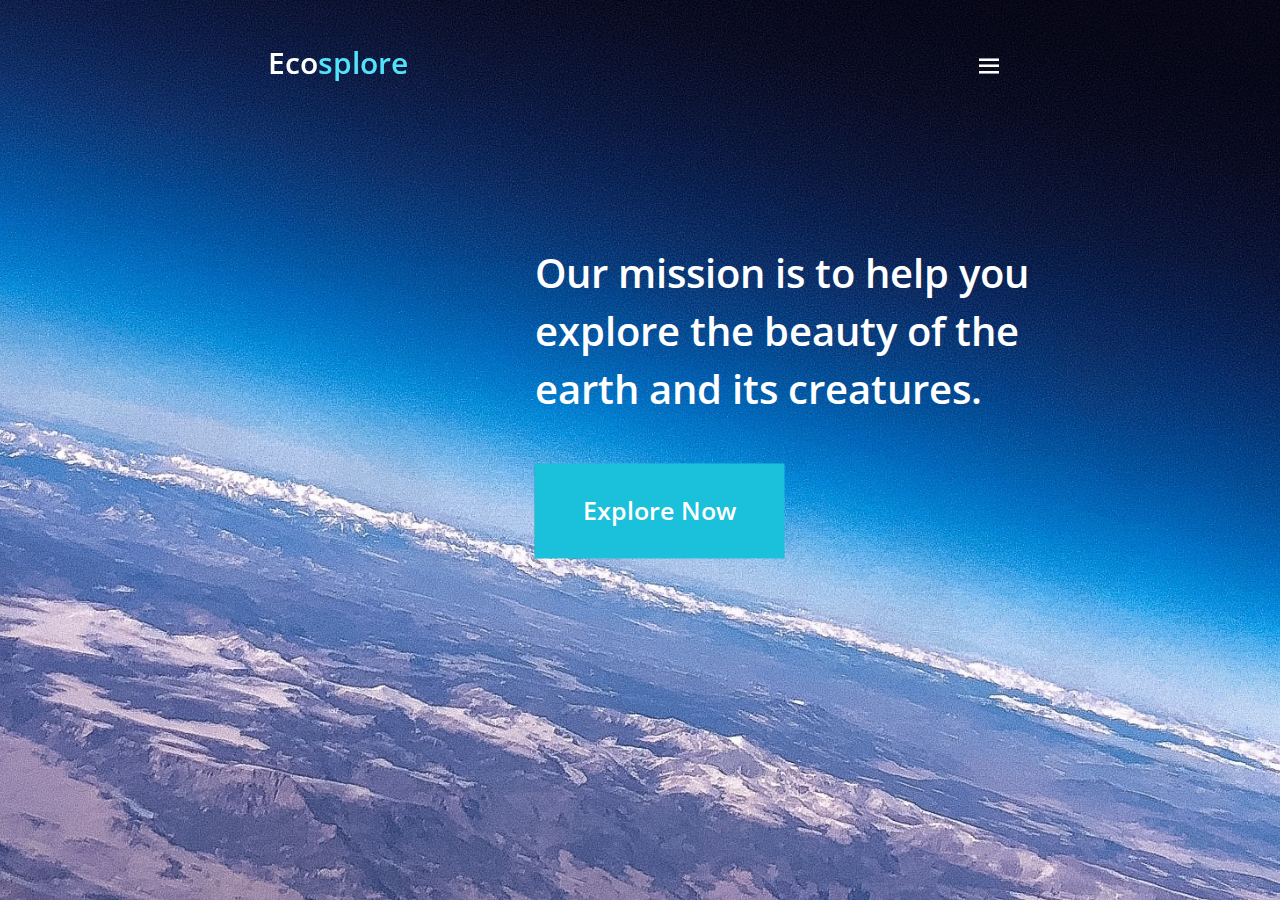
<file: about/index.html>
<!DOCTYPE html>
<html lang="en">
<head>

	<meta charset="UTF-8">
	<meta http-equiv="X-UA-Compatible" content="IE=edge">
	<meta name="viewport" content="width=device-width, initial-scale=1.0">
    
    <!-- CSS -->
	<link rel="stylesheet" href="../css/aboutPage.css">

    <!-- JS -->
	<script src="../js/menu.js" defer></script>
    <script src="../js/aboutPageRedirect.js" defer></script>

    <!-- BOX ICONS -->
    <link rel="stylesheet" href="https://cdn.jsdelivr.net/npm/boxicons@latest/css/boxicons.min.css">


	<title>Ecosplore | About</title>

</head>
<body>
    <img id="about-page-background" src="../img/about_img/earth_background.png" alt="Refresh Page">
    <!-- Navbar -->
    <header class="nav-header">
        <nav class="navbar" id="home-navbar">

            <!-- Normal Navbar -->
            <a id="home-link" class="logo" href="#">Eco<span id="io">splore</span></a>
            <div class="navbar-container">
                <a href="#" class="navbar-link">About</a>
                <a href="#ecosystem" class="navbar-link planets-link">Ecosystem</a>
				<a href="#underwater" class="navbar-link planets-link">underwater</a>
                <a href="#planets" class="navbar-link game-link">planets</a>
                <a href="#news" class="navbar-link news-link">News</a>
                <a href="#contact" class="navbar-link contact-link">Contact</a>
            </div>

            <!-- Menu Icon -->
            <div class="menu-toggle-icon" id="menu-toggle">
                <i class='bx bx-menu'></i>
            </div>

            <!-- Menu Box for Responsiveness-->
            <div id="menu-container" class="menu-box">
                <a href="#" class="menu-link add-margin-menu"><i class='bx bx-id-card'></i>About</a>
                <a href="#ecosystem" class="menu-link planets-link"><i class='bx bxs-planet' ></i>Ecosystem</a>
                <a href="#underwater" class="menu-link game-link"><i class='bx bxs-game' ></i>underwater</a>
				<a href="#planets" class="menu-link game-link"><i class='bx bxs-game' ></i>Planets</a>
                <a href="#news" class="menu-link news-link"><i class='bx bxs-news' ></i>News</a>
                <a href="#contact" class="menu-link contact-link"><i class='bx bxs-contact' ></i>Contact</a>
            </div>
        </nav>
    </header>

    <div id="text-container">
        <p class="main-text">
            Our mission is to help you
        </p>
        <p class="main-text">
            explore the beauty of the
        </p>
        <p class="main-text">
            earth and its creatures.
        </p>

        <button id="explore-now-btn">Explore Now</button>
    </div>


    <!-- Text for Small Screens -->
    <p id="hidden-small-screen-text">
        This website doesn't support mobile devices with small screens.
    </p> 


</body>
</html>
</file>
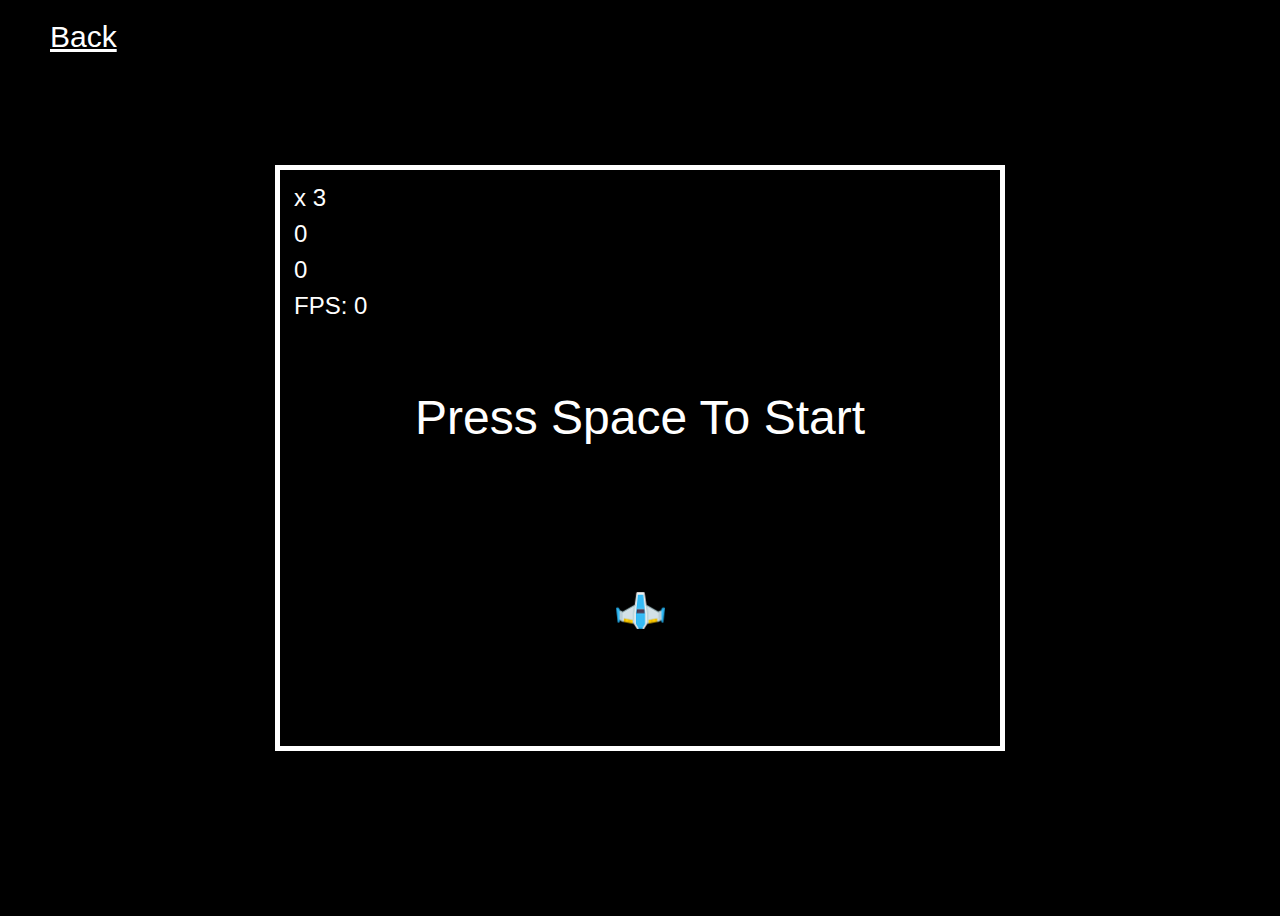
<file: game/index.html>
<!DOCTYPE html>
<html lang="en">
<head>
    <meta charset="UTF-8">
    <meta http-equiv="X-UA-Compatible" content="IE=edge">
    <meta name="viewport" content="width=device-width, initial-scale=1.0">

    <!-- CSS -->
    <link rel="stylesheet" href="css/styles.css">

    <!-- JS -->
    <script src="js/jquery-3.3.1.min.js"></script>
    <script src="js/defs.js" defer></script>
    <script src="js/Sounds.js" defer></script>
    <script src="js/Size.js" defer></script>
    <script src="js/Point.js" defer></script>
    <script src="js/Rect.js" defer></script>
    <script src="js/Waypoint.js" defer></script>
    <script src="js/Stars.js" defer></script>
    <script src="js/Sprite.js" defer></script>
    <script src="js/Explosion.js" defer></script>
    <script src="js/bullet.js" defer></script>
    <script src="js/Enemy.js" defer></script>
    <script src="js/Player.js" defer></script>
    <script src="js/main.js" defer></script>
    <script src="js/back.js" defer></script>

    <title>Game</title>
</head>
<body>
    <a href="../index.html" id="back" >Back</a>

    <div id="playWindow">
        <div id="playArea">
            <div id="scoreContainer">
                <div class="score" id="lives"></div>
                <div class="score" id="score"></div>
                <div class="score" id="highScore"></div>
                <div class="score" id="divFPS">FPS: 0</div>
            </div>
            <div id="messageContainer"></div>
        </div>
    </div>

</body>
</html>
</file>
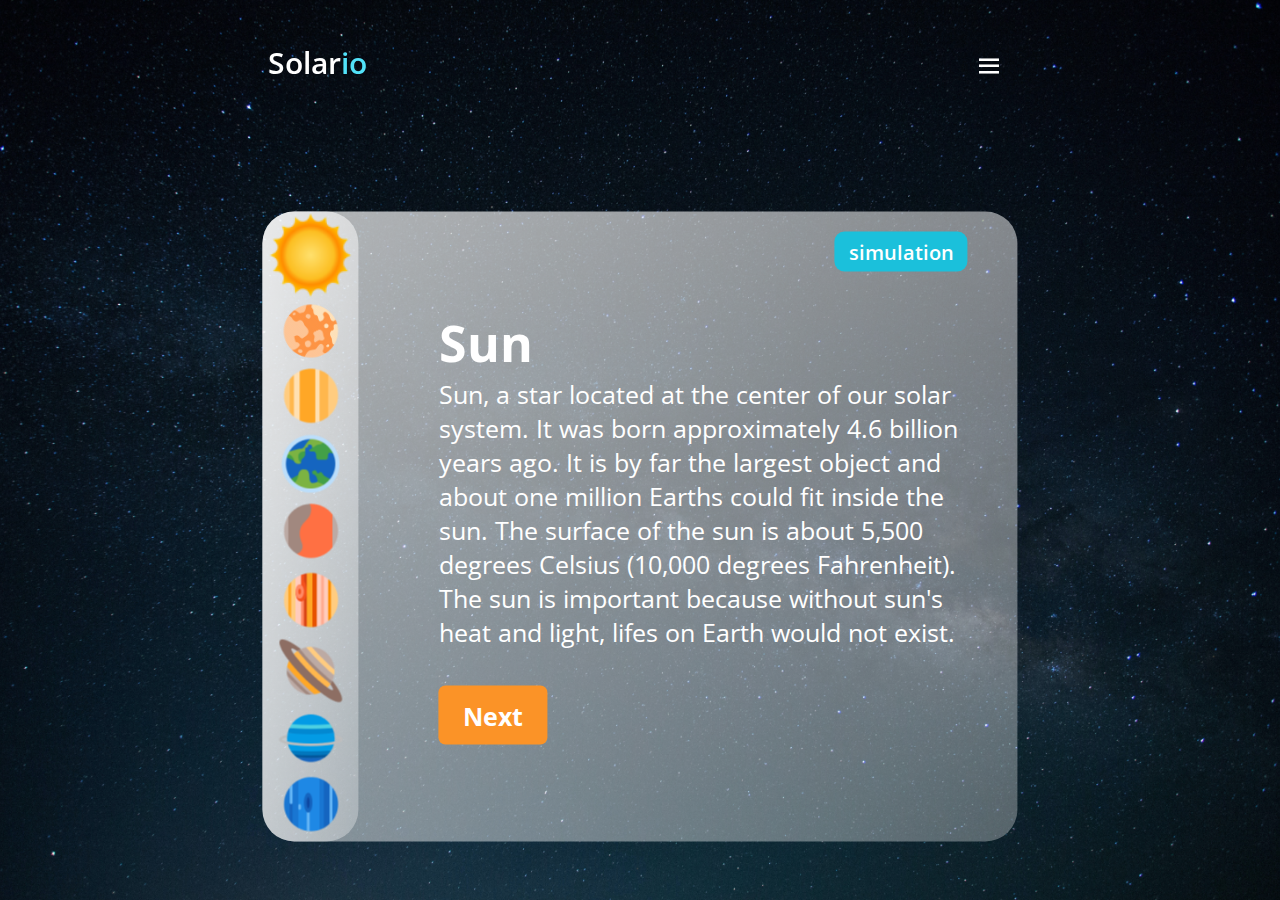
<file: planets/index.html>
<!DOCTYPE html>
<html lang="en">
<head>
	<meta charset="UTF-8">
	<meta http-equiv="X-UA-Compatible" content="IE=edge">
	<meta name="viewport" content="width=device-width, initial-scale=1.0">
	
	<!-- CSS -->
	<link rel="stylesheet" href="css/style.css">

	<!-- JS -->
    <script src="js/data.js" defer></script>
	<script src="js/planets.js" defer></script>
	<script src="../js/menu.js" defer></script>
	<script src="js/redirect.js" defer></script>

    <!-- BOX ICONS -->
    <link rel="stylesheet" href="https://cdn.jsdelivr.net/npm/boxicons@latest/css/boxicons.min.css">

	<title>Planets</title>
</head>
<body>
	<!-- Background -->
	<img id="background-img" src="img/space_background.png" alt="Refresh Page">

	<!-- Navbar -->
    <header class="nav-header">
        <nav class="navbar" id="home-navbar">

            <!-- Normal Navbar -->
            <a id="home-link" class="logo" href="#home">Solar<span id="io">io</span></a>
            <div class="navbar-container">
                <a href="#about" class="navbar-link about-page-link">About</a>
                <a href="#" class="navbar-link">Planets</a>
                <a href="#games" class="navbar-link game-page-link">Games</a>
                <a href="https://space.com" class="navbar-link">News</a>
                <a href="#contact" class="navbar-link contact-page-link">Contact</a>
            </div>

            <!-- Menu Icon -->
            <div class="menu-toggle-icon" id="menu-toggle">
                <i class='bx bx-menu'></i>
            </div>

            <!-- Menu Box for Responsiveness-->
            <div id="menu-container" class="menu-box">
                <a href="#about" class="menu-link add-margin-menu about-page-link"><i class='bx bx-id-card'></i>About</a>
                <a href="#planets" class="menu-link"><i class='bx bxs-planet' ></i>Planets</a>
                <a href="#games" class="menu-link game-page-link"><i class='bx bxs-game' ></i>Games</a>
                <a href="https://space.com" class="menu-link"><i class='bx bxs-news' ></i>News</a>
                <a href="#contact" class="menu-link contact-page-link"><i class='bx bxs-contact' ></i>Contact</a>
            </div>
        </nav>
    </header>

    <div id="main-container">

        <main id="main-content-box">
            <div id="planets-navbar">
                <div class="planets-icon-container viewing">
                    <img id="sun-icon" class="planets-icon" src="img/planets_icons/sun.png" alt="Refresh Page">
                </div>
                <div class="planets-icon-container">
                    <img id="mercury-icon" class="planets-icon" src="img/planets_icons/mercury.png" alt="Refresh Page" width="55" height="55">
                </div>
                <div class="planets-icon-container">
                    <img id="venus-icon" class="planets-icon" src="img/planets_icons/venus.png" alt="Refresh Page">
                </div class="planets-icon-container">
                <div class="planets-icon-container">
                    <img id="earth-icon" class="planets-icon" src="img/planets_icons/earth.png" alt="Refresh Page">
                </div>
                <div class="planets-icon-container">
                    <img id="mars-icon" class="planets-icon" src="img/planets_icons/mars.png" alt="Refresh Page">
                </div>
                <div class="planets-icon-container">
                    <img id="jupiter-icon" class="planets-icon" src="img/planets_icons/jupiter.png" alt="Refresh Page">
                </div>
                <div class="planets-icon-container">
                    <img id="saturn-icon" class="planets-icon" src="img/planets_icons/saturn.png" alt="Refresh Page">
                </div>
                <div class="planets-icon-container">
                    <img id="uranus-icon" class="planets-icon" src="img/planets_icons/uranus.png" alt="Refresh Page">
                </div>
                <div class="planets-icon-container">
                    <img id="neptune-icon" class="planets-icon" src="img/planets_icons/neptune.png" alt="Refresh Page">
                </div>
            </div>
            <div id="planets-content-box">
                <button id="simulation-btn">simulation</button>
                <div id="text-container">
                    <h1 id="planet-name">Sun</h1>
                    <p id="planet-information">
                        Sun, a star located at the center of our solar system. It was born approximately 4.6 billion years ago. It is by far the largest object and about one million Earths could fit inside the sun. The surface of the sun is about 5,500 degrees Celsius (10,000 degrees Fahrenheit). The sun is important because without sun's heat and light, lifes on Earth would not exist. 
                    </p>
                    <button class="ctrl-btn" id="back-btn">Back</button>
                    <button class="ctrl-btn" id="next-btn">Next</button>
                </div>
                <div id="img-container">
                    <img id="planet-img" src="img/planets_imgs/sun.png" alt="Refresh Page">
                </div>
            </div>
        </main>

    </div>

    <!-- Text for Small Screens -->
    <p id="hidden-small-screen-text">
        This website doesn't support mobile devices with small screens.
    </p> 

</body>
</html>
</file>
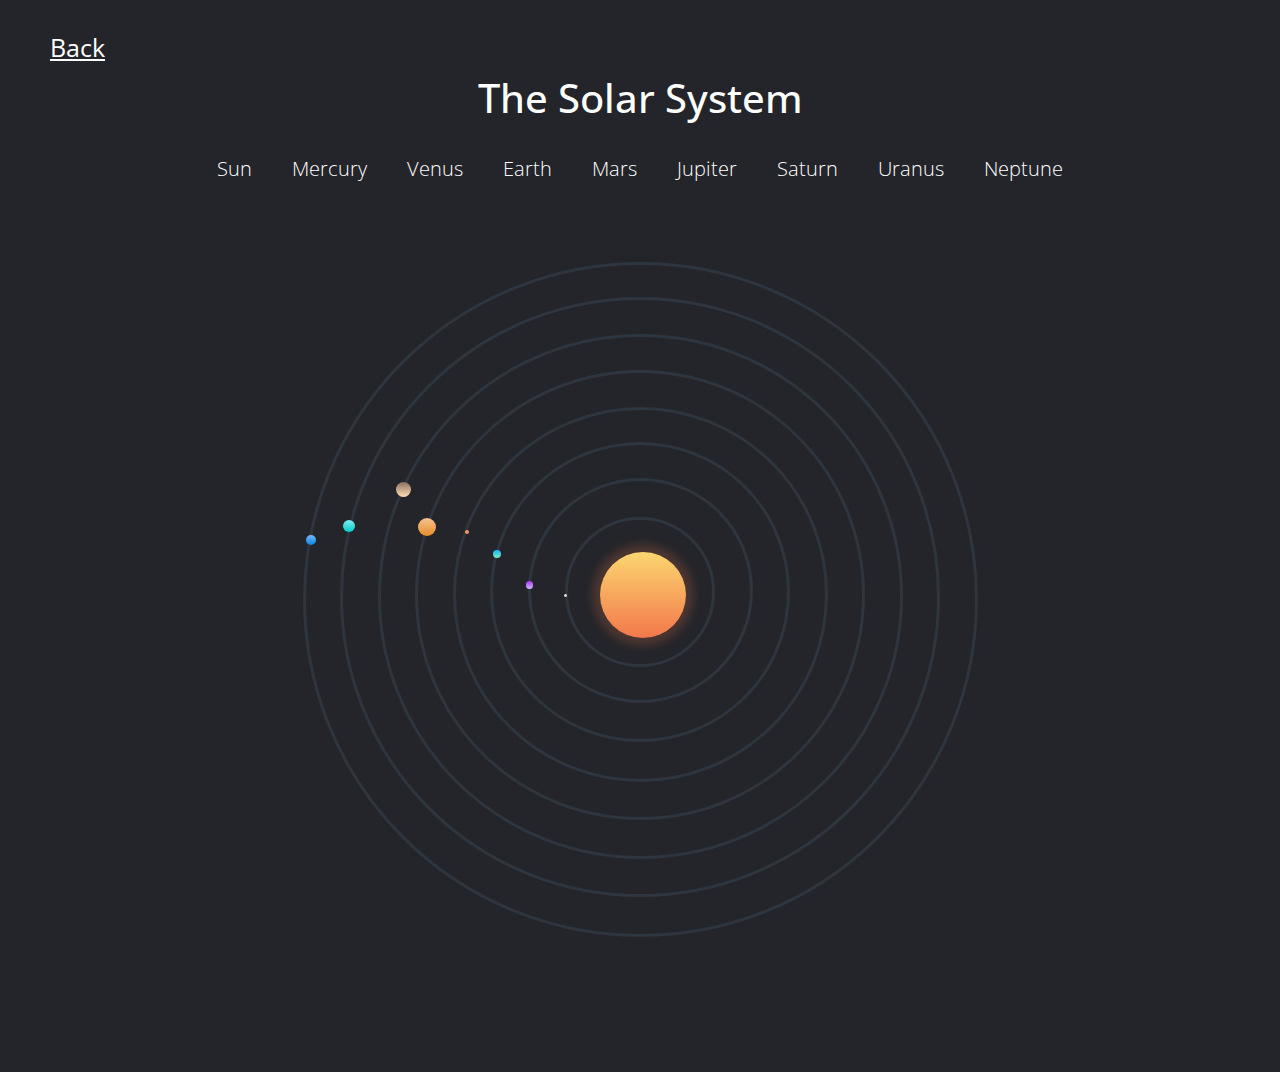
<file: simulation/planets.html>
<!DOCTYPE html>
<html lang="en">
<head>
	<meta charset="UTF-8">
	<meta http-equiv="X-UA-Compatible" content="IE=edge">
	<meta name="viewport" content="width=device-width, initial-scale=1.0">

	<!-- CSS -->
	<link rel="stylesheet" href="css/simulation.css">

	<!-- JQuery -->
	<script src="js/jquery-3.6.0.min.js"></script>
	<script src="js/simulation.js" defer></script>	
	
	<title>Ecoplore |Planets</title>

</head>
<body>

	
	<a href="../index.html" id="back" >Back</a>

	<!-- Main Title -->
	<h1 id="main-title">The Solar System</h1>

	<!-- Planet List -->
	<ul id="planet-list">
		<li id="sun-link">
			<h3>Sun</h3>
		</li>
		<li id="mercury-link">
			<h3>Mercury</h3>
		</li>
		<li id="venus-link">
			<h3>Venus</h3>
		</li>
		<li id="earth-link">
			<h3>Earth</h3>
		</li>
		<li id="mars-link">
			<h3>Mars</h3>
		</li>
		<li id="jupiter-link">
			<h3>Jupiter</h3>
		</li>
		<li id="saturn-link">
			<h3>Saturn</h3>
		</li>
		<li id="uranus-link">
			<h3>Uranus</h3>
		</li>
		<li id="neptune-link">
			<h3>Neptune</h3>
		</li>
	</ul>

	<!-- Planet Orbit -->
	<div id="orbit-container">
		<div id="sun"></div>
		<div id="mercury-orbit" class="orbit">
			<div id="mercury"></div>
		</div>
		<div id="venus-orbit" class="orbit">
			<div id="venus"></div>
		</div>
		<div id="earth-orbit" class="orbit">
			<div id="earth"></div>
		</div>
		<div id="mars-orbit" class="orbit">
			<div id="mars"></div>
		</div>
		<div id="jupiter-orbit" class="orbit">
			<div id="jupiter"></div>
		</div>
		<div id="saturn-orbit" class="orbit">
			<div id="saturn"></div>
			<div id="saturn-ring"></div>
		</div>
		<div id="uranus-orbit" class="orbit">
			<div id="uranus"></div>
		</div>
		<div id="neptune-orbit" class="orbit">
			<div id="neptune"></div>
		</div>
	</div>

</body>
</html>
</file>
<file: css/aboutPage.css>
@import "main.css";

/* basic setups */

* {
  margin: 0 auto;
  padding: 0;
  box-sizing: border-box;
  font-family: var(--font-family);
  list-style: none;
  font-style: normal;
}

a {
  text-decoration: none;
}

body {
  background-image: url("../img/about_img/earth_background.png");
}

#about-page-background {
  position: absolute;
  top: 0;
  left: 0;
  width: 100%;
  height: 100vh;
  object-fit: cover;
  object-position: cover;
  z-index: 0;
}

/* Scroll Bar */

::-webkit-scrollbar {
  width: 9px;
}

::-webkit-scrollbar-track {
  background: none;
}

::-webkit-scrollbar-thumb {
  background: #888;
  border-radius: 10px;
}

::-webkit-scrollbar-thumb:hover {
  background: #555;
}

/* Navbar */

.logo {
  margin-left: 20%;
  margin-right: 5px;
  font-size: var(--title-size);
  font-weight: 600;
  line-height: 41px;
  color: white;
  cursor: pointer;
}

#io {
  color: var(--light-cyan);
}

.nav-header {
  width: 100%;
  position: fixed;
  z-index: 100;
}

#home-navbar {
  display: flex;
  justify-content: space-between;
  align-items: center;
  height: 125px;
  margin-left: 20px;
  margin-right: 20px;
}

.navbar-container {
  margin-top: 5px;
}

.navbar-link {
  position: relative;
  margin-right: 100px;
  font-size: var(--text-size);
  font-weight: normal;
  line-height: 27px;
  color: white;
}

.navbar-link:after {
  content: "";
  position: absolute;
  display: inline-block;
  width: 100%;
  height: 20px;
  left: 0;
  border-bottom: 3px solid var(--light-cyan);
  margin-top: 10px;
  opacity: 0;
  transition: opacity 0.35s, transform 0.35s;
  transform: scale(0, 1);
  -webkit-transition: opacity 0.35s, -webkit-transform 0.35s;
  -webkit-transform: scale(0, 1);
}

.navbar-link:hover:after {
  opacity: 1;
  transform: scale(1);
  -webkit-transform: scale(1);
}

/* menu */

.menu-toggle-icon {
  color: rgba(255, 255, 255, 0.85);
  cursor: pointer;
  font-size: 30px;
}

.menu-toggle-icon:hover {
  color: white;
}

.bx,
.bx-id-card,
.bxs-planet,
.bxs-game,
.bxs-news,
.bxs-contact {
  color: white;
  position: relative;
  top: 2px;
  right: 8px;
}

#menu-toggle {
  margin-top: 5px;
  margin-right: 20%;
  order: 3;
}

#menu-container,
#menu-toggle {
  display: none;
}

@media screen and (max-width: 1480px) {
  #menu-toggle {
    display: block;
    transition: 0.4s;
  }

  .navbar-container {
    display: none;
    transition: 1s;
  }
}

.menu-link {
  display: block;
  color: white;
  font-weight: 600;
  line-height: 40px;
  margin-bottom: 20px;
  font-size: var(--text-size);
}

.menu-link:hover {
  color: var(--light-cyan);
  transition: 0.4s;
}

.menu-box {
  position: fixed;
  top: 150px;
  left: 0;
  right: 0;
  width: 40%;
  border-radius: 16px;
  text-align: center;
  padding: 12px;
  background: #07375f;
  transition: 0.4s;
  z-index: 100;
  box-shadow: 0px 10px 186px #56a3b4;
}

.add-margin-menu {
  margin-top: 20px;
}

/* main */

#text-container {
  position: absolute;
  top: 46%;
  left: 58%;
  transform: translate(-42%, -54%);
}

.main-text {
  color: white;
  font-weight: 600;
  font-size: 50px;
  line-height: 68px;
}

#explore-now-btn {
  background: #1bc0db;
  border: none;
  width: 315px;
  height: 95px;
  color: white;
  font-weight: 600;
  font-size: 30px;
  line-height: 41px;
  margin-top: 45px;
  cursor: pointer;
  overflow: hidden;
  background: linear-gradient(to right, #16a0b6 50%, #1bc0db 50%);
  background-size: 200% 100%;
  background-position: right bottom;
}

#explore-now-btn:hover {
  background-position: left bottom;
  transition: all 0.25s ease-out;
}

@media screen and (max-width: 1588px), (max-height: 870px) {
  .main-text {
    font-size: 45px;
    line-height: 63px;
  }

  #explore-now-btn {
    width: 280px;
  }
}

@media screen and (max-width: 1429px), (max-height: 720px) {
  .main-text {
    font-size: 40px;
    line-height: 58px;
  }

  #explore-now-btn {
    width: 250px;
    font-size: 25px;
  }
}

@media screen and (max-width: 1270px), (max-height: 540px) {
  #text-container {
    position: absolute;
    top: 46%;
    left: 50%;
    transform: translate(-50%, -54%);
  }
}

@media screen and (max-height: 770px) {
  #text-container {
    position: absolute;
    top: 50%;
    left: 50%;
    transform: translate(-50%, -50%);
  }
}

/* Responsive */

#hidden-small-screen-text {
  display: none;
}

@media screen and (max-width: 561px), (max-height: 480px) {
  *:not(body):not(html) {
    display: none;
  }

  #hidden-small-screen-text {
    display: block;
    position: absolute;
    top: 40%;
    left: 50%;
    transform: translate(-50%, -50%);
    font-weight: bold;
  }

  body {
    background: white;
  }
}
</file>
<file: game/css/styles.css>
body {
  background-color: black;
  font-family: Impact, Charcoal, sans-serif;
  color: white;
  overflow: hidden;
}

#playWindow {
  position: relative;
  display: flex;
  justify-content: center;
  align-items: center;
  width: 100%;
  height: 100vh;
  overflow: hidden;
}

#playArea {
  position: relative;
  width: 720px;
  height: 576px;
  overflow: hidden;
  border: 5px solid white;
}

#scoreContainer {
  position: absolute;
  left: 10px;
  top: 10px;
  text-align: left;
  font-size: 1.5em;
  z-index: 30;
}

.score {
  padding: 4px;
}

.sprite {
  position: absolute;
  z-index: 10;
}

#messageContainer {
  position: absolute;
  top: 200px;
  text-align: center;
  width: 100%;
  z-index: 40;
}

.message {
  font-size: 3em;
  padding: 20px;
}

.star {
  position: absolute;
  top: 0px;
  background-color: white;
  border-radius: 50%;
  animation-name: starY;
  animation-iteration-count: infinite;
  animation-timing-function: linear;
}

.starSmall {
  left: 300px;
  width: 3px;
  height: 3px;
  background-color: gray;
  animation-duration: 5s;
}

.starMedium {
  left: 400px;
  width: 4px;
  height: 4px;
  animation-duration: 4s;
}

.starBig {
  left: 100px;
  width: 5px;
  height: 5px;
  animation-duration: 3s;
}

@keyframes starY {
  from {
    transform: translateY(-30px);
  }
  to {
    transform: translateY(600px);
  }
}

@keyframes explosion {
  0% {
    background-image: url("../assets/Explosion/explosion00_s.png");
  }
  20% {
    background-image: url("../assets/Explosion/explosion01_s.png");
  }
  40% {
    background-image: url("../assets/Explosion/explosion02_s.png");
  }
  60% {
    background-image: url("../assets/Explosion/explosion03_s.png");
    opacity: 0.9;
  }
  80% {
    background-image: url("../assets/Explosion/explosion04_s.png");
    opacity: 0.8;
  }
  100% {
    background-image: url("../assets/Explosion/explosion05_s.png");
    opacity: 0.5;
  }
}

.explosion {
  width: 100px;
  height: 100px;
  position: absolute;
  left: 500px;
  top: 300px;
  animation-name: explosion;
  animation-duration: 0.5s;
  background-repeat: no-repeat;
  z-index: 20;
}

#back {
  z-index: 50;
  color: white;
  position: absolute;
  top: 20px;
  left: 50px;
  font-size: 30px;
  cursor: pointer;
}
</file>
<file: planets/css/style.css>
@import url("https://fonts.googleapis.com/css2?family=Open+Sans:ital,wght@0,300;0,400;0,600;0,700;0,800;1,300;1,400;1,600;1,700;1,800&display=swap");

/* root setups */

:root {
  /* colors setup */
  --light-transparent: rgba(244, 252, 252, 0.54);
  --dark-transparent: rgba(244, 252, 252, 0.84);
  --light-cyan: #52e2f9;
  --light-blue: #d8ecfc;
  --dark-blue: #07375f;
  --purple: #a85cec;
  --grey: #98999e;
  --dark: #474747;

  /* font-setup */
  --text-size: 20px;
  --normal-size: 25px;
  --title-size: 30px;
  --big-size: 50px;
  --extra-big-size: 55px;
  --font-family: "Open Sans", sans-serif;

  /* button */
  --normal-radius: 7px;
}

/* basic setups */

* {
  margin: 0 auto;
  padding: 0;
  box-sizing: border-box;
  font-family: var(--font-family);
  list-style: none;
  font-style: normal;
}

body,
html {
  overflow-y: auto;
  overflow-x: hidden;
}

.ctrl-btn {
  margin-top: 37px;
  cursor: pointer;
}

#background-img {
  position: absolute;
  top: 0;
  left: 0;
  width: 100%;
  height: 100vh;
  object-fit: cover;
  object-position: cover;
  transform: rotate(-180deg);
  z-index: 0;
}

input,
textarea {
  outline: none;
}

input[type="text"],
textarea {
  -webkit-transition: all 0.3s ease-in-out;
  -moz-transition: all 0.3s ease-in-out;
  -ms-transition: all 0.3s ease-in-out;
  -o-transition: all 0.3s ease-in-out;
  outline: none;
}

input[type="text"]:focus,
textarea:focus {
  box-shadow: 0 0 5px rgba(81, 203, 238, 1);
  border: 1px solid rgba(81, 203, 238, 1);
}

textarea {
  cursor: auto;
  resize: none;
}

a {
  text-decoration: none;
}

/* Scroll Bar */

::-webkit-scrollbar {
  width: 9px;
}

::-webkit-scrollbar-track {
  background: none;
}

::-webkit-scrollbar-thumb {
  background: #888;
  border-radius: 10px;
}

::-webkit-scrollbar-thumb:hover {
  background: #555;
}

/* navbar */

.logo {
  margin-left: 20%;
  margin-right: 5px;
  font-size: var(--title-size);
  font-weight: 600;
  line-height: 41px;
  color: white;
  cursor: pointer;
}

#io {
  color: var(--light-cyan);
}

.nav-header {
  width: 100%;
  position: fixed;
  z-index: 100;
}

#home-navbar {
  display: flex;
  justify-content: space-between;
  align-items: center;
  height: 125px;
  margin-left: 20px;
  margin-right: 20px;
}

.navbar-container {
  margin-top: 5px;
}

.navbar-link {
  position: relative;
  margin-right: 100px;
  font-size: var(--text-size);
  font-weight: normal;
  line-height: 27px;
  color: white;
}

.navbar-link:after {
  content: "";
  position: absolute;
  display: inline-block;
  width: 100%;
  height: 20px;
  left: 0;
  border-bottom: 3px solid var(--light-cyan);
  margin-top: 10px;
  opacity: 0;
  transition: opacity 0.35s, transform 0.35s;
  transform: scale(0, 1);
  -webkit-transition: opacity 0.35s, -webkit-transform 0.35s;
  -webkit-transform: scale(0, 1);
}

.navbar-link:hover:after {
  opacity: 1;
  transform: scale(1);
  -webkit-transform: scale(1);
}

/* menu */

.menu-toggle-icon {
  color: rgba(255, 255, 255, 0.85);
  cursor: pointer;
  font-size: 30px;
}

.menu-toggle-icon:hover {
  color: white;
}

.bx,
.bx-id-card,
.bxs-planet,
.bxs-game,
.bxs-news,
.bxs-contact {
  color: white;
  position: relative;
  top: 2px;
  right: 8px;
}

#menu-toggle {
  margin-top: 5px;
  margin-right: 20%;
  order: 3;
}

#menu-container,
#menu-toggle {
  display: none;
}

@media screen and (max-width: 1480px) {
  #menu-toggle {
    display: block;
    transition: 0.4s;
  }

  .navbar-container {
    display: none;
    transition: 1s;
  }
}

.menu-link {
  display: block;
  color: white;
  font-weight: 600;
  line-height: 40px;
  margin-bottom: 20px;
  font-size: var(--text-size);
}

.menu-link:hover {
  color: var(--light-cyan);
  transition: 0.4s;
}

.menu-box {
  position: fixed;
  top: 150px;
  left: 0;
  right: 0;
  width: 40%;
  border-radius: 16px;
  text-align: center;
  padding: 12px;
  background: #07375f;
  transition: 0.4s;
  z-index: 100;
  box-shadow: 0px 10px 186px #56a3b4;
}

.add-margin-menu {
  margin-top: 20px;
}

/* simulation btn */

#simulation-btn {
  display: inline;
  position: absolute;
  top: 20px;
  right: 50px;
  background: #1bc0db;
  border-radius: 10px;
  border: none;
  width: 133px;
  height: 40px;
  color: white;
  font-weight: 600;
  font-size: 20px;
  line-height: 27px;
  cursor: pointer;
}

#simulation-btn:hover {
  transition: 0.4s;
  background: #16a0b6;
}

/* Main Content */

#main-content-box {
  position: absolute;
  top: 55%;
  left: 50%;
  width: 59%;
  min-height: 70vh;
  border-radius: 2rem;
  transform: translate(-50%, -45%);
  display: flex;
  background: linear-gradient(
    to right bottom,
    rgba(255, 255, 255, 0.7),
    rgba(255, 255, 255, 0.3)
  );
}

#planets-navbar {
  flex: 1;
  display: flex;
  flex-direction: column;
  justify-content: space-evenly;
  align-items: center;
  border-radius: 2rem;
  background: linear-gradient(
    to right bottom,
    rgba(255, 255, 255, 0.7),
    rgba(255, 255, 255, 0.3)
  );
}

#planets-content-box {
  flex: 6;
  display: flex;
  align-items: center;
  margin-left: 80px;
}

.planets-icon-container {
  cursor: pointer;
}

#planet-information {
  word-wrap: break-word;
  font-size: 25px;
  line-height: 34px;
  color: white;
}

#img-container {
  margin-right: 30px;
  margin-left: 15px;
}

#planet-name {
  font-weight: bold;
  font-size: 50px;
  line-height: 68px;
  color: white;
}

#back-btn {
  border-radius: var(--normal-radius);
  border: none;
  background-color: #bfbfbf;
  width: 109px;
  height: 59px;
  font-weight: bold;
  font-size: 25px;
  line-height: 34px;
  color: #ffffff;
  display: none;
}

#back-btn:hover {
  transition: 0.4s;
  background-color: #999999;
}

#next-btn {
  border-radius: var(--normal-radius);
  border: none;
  background: #fb9327;
  width: 109px;
  height: 59px;
  font-weight: bold;
  font-size: 25px;
  line-height: 34px;
  color: #ffffff;
  /* margin-left: 15px; */
}

#next-btn:hover {
  transition: 0.4s;
  background-color: #fa8405;
}

/* Responsiveness */

@media screen and (max-width: 1660px) {
  #img-container {
    display: none;
  }

  #planet-information {
    margin-right: 30px;
  }
}

@media screen and (max-width: 960px) {
  #planet-name {
    font-size: 40px;
    line-height: 60px;
  }

  #planet-information {
    font-size: 20px;
    line-height: 30px;
  }
}

@media screen and (max-width: 770px) {
  #planet-name {
    font-size: 35px;
    line-height: 50px;
  }

  #planet-information {
    font-size: 15px;
    line-height: 25px;
  }

  #back-btn {
    width: 99px;
    height: 49px;
    font-size: 20px;
    line-height: 30px;
  }

  #next-btn {
    width: 99px;
    height: 49px;
    font-size: 20px;
    line-height: 30px;
  }

  #simulation-btn {
    width: 103px;
    height: 30px;
    font-size: 15px;
    line-height: 20px;
  }
}

@media screen and (max-width: 590px), (max-height: 653px) {
  *:not(body):not(html) {
    display: none;
  }

  #hidden-small-screen-text {
    display: block;
    position: absolute;
    top: 40%;
    left: 50%;
    transform: translate(-50%, -50%);
    font-weight: bold;
  }

  body {
    background: white;
  }
}
</file>
<file: simulation/css/simulation.css>
/* Import Font (Open Sans) */
@import url("https://fonts.googleapis.com/css2?family=Open+Sans:ital,wght@0,300;0,400;0,600;0,700;0,800;1,300;1,400;1,600;1,700;1,800&display=swap");

/* Basic Setup */

* {
  margin: 0 auto;
  padding: 0;
  box-sizing: border-box;
  font-family: "Open Sans", sans-serif;
  list-style: none;
  font-style: normal;
}

body,
html {
  background-color: #24252a;
}

#main-title {
  font-size: 40px;
  text-align: center;
  margin-top: 70px;
  color: white;
  font-weight: 500;
}

#planet-list {
  display: flex;
  justify-content: center;
}

#planet-list li {
  margin: 20px;
  margin-top: 30px;
  cursor: pointer;
}

#planet-list li h3 {
  color: white;
  text-decoration: none;
  font-size: 20px;
  font-weight: lighter;
}

#planet-list li h3:hover {
  font-weight: normal;
}

/* Scroll Bar */
::-webkit-scrollbar {
  width: 9px;
}

::-webkit-scrollbar-track {
  background: none;
}

::-webkit-scrollbar-thumb {
  background: #888;
  border-radius: 10px;
}

::-webkit-scrollbar-thumb:hover {
  background: #555;
}

/* Planet Orbit */

#orbit-container {
  position: relative;
  top: 70px;
  width: 800px;
  height: 800px;
}

.orbit {
  position: absolute;
  border-radius: 100%;
  border: 3px solid rgba(137, 196, 244, 0.1);
  transition: 0.2s;
}

#sun {
  position: absolute;
  top: calc(320px - 40px);
  left: calc(50% - 40.2px);
  width: 86.434px;
  height: 86.434px;
  background: linear-gradient(#fcd670, #f2784b);
  border-radius: 100%;
  box-shadow: 0px 0px 8px 8px rgba(242, 120, 75, 0.2);
  transition: 0.3s;
}

#mercury-orbit {
  top: 245px;
  left: calc(50% - 75px);
  width: 150px;
  height: 150px;
  -webkit-animation: spin-right 1.2s linear infinite;
  animation: spin-right 1.2s linear infinite;
}

#mercury {
  position: absolute;
  width: 3px;
  height: 3px;
  top: 74px;
  left: -4px;
  border-radius: 100%;
  background: linear-gradient(#fafafa, silver);
}

#venus-orbit {
  width: 225px;
  height: 225px;
  top: 206px;
  left: calc(50% - 112.5px);
  -webkit-animation: spin-right 3.08s linear infinite;
  animation: spin-right 3.08s linear infinite;
}

#venus {
  position: absolute;
  width: 7.5px;
  height: 7.5px;
  top: 100px;
  left: -5px;
  border-radius: 100%;
  background: linear-gradient(#a537fd, #d5b8ff);
}

#earth-orbit {
  width: 300px;
  height: 300px;
  top: 170px;
  left: calc(50% - 150px);
  -webkit-animation: spin-right 5s linear infinite;
  animation: spin-right 5s linear infinite;
}

#earth {
  position: absolute;
  width: 7.9175px;
  height: 7.9175px;
  top: 105px;
  border-radius: 100%;
  background: linear-gradient(#19b5fe, #7befb2);
}

#mars-orbit {
  width: 375px;
  height: 375px;
  top: 135px;
  left: calc(50% - 187.5px);
  -webkit-animation: spin-right 9.4s linear infinite;
  animation: spin-right 9.4s linear infinite;
}

#mars {
  position: absolute;
  top: 120px;
  left: 9px;
  width: 4.2123px;
  height: 4.2123px;
  border-radius: 100%;
  background: linear-gradient(#ff9478, #eb974e);
}

#jupiter-orbit {
  width: 450px;
  height: 450px;
  top: 98px;
  left: calc(50% - 225px);
  -webkit-animation: spin-right 60s linear infinite;
  animation: spin-right 60s linear infinite;
}

#jupiter {
  position: absolute;
  width: 18px;
  height: 18px;
  top: 145px;
  border-radius: 100%;
  background: linear-gradient(#f8c291, #e58e26);
}

#saturn-orbit {
  width: 525px;
  height: 525px;
  top: 62px;
  left: calc(50% - 262.5px);
  -webkit-animation: spin-right 145s linear infinite;
  animation: spin-right 145s linear infinite;
}

#saturn,
#saturn-rings {
  position: absolute;
  width: 15px;
  height: 15px;
  top: 145px;
  left: 15px;
  border-radius: 100%;
  background: linear-gradient(#8d6e63, #ffe0b2);
}

#saturn-rings {
  height: 30px;
  left: 15px;
  top: 138px;
  background: rgba(255, 236, 179, 0.25);
}

#uranus-orbit {
  width: 600px;
  height: 600px;
  top: 25px;
  left: calc(50% - 300px);
  -webkit-animation: spin-right 420s linear infinite;
  animation: spin-right 420s linear infinite;
}

#uranus {
  position: absolute;
  width: 12px;
  height: 12px;
  top: 220px;
  border-radius: 100%;
  background: linear-gradient(#81ecec, #00cec9);
}

#neptune-orbit {
  width: 675px;
  height: 675px;
  top: -10px;
  left: calc(50% - 337.5px);
  -webkit-animation: spin-right 825s linear infinite;
  animation: spin-right 825s linear infinite;
}

#neptune {
  position: absolute;
  width: 10px;
  height: 10px;
  top: 270px;
  left: 0;
  border-radius: 100%;
  background: linear-gradient(#74b9ff, #0984e3);
  -webkit-animation: spin-right 990s linear infinite;
  -moz-animation: spin-right 990s linear infinite;
  -ms-animation: spin-right 990s linear infinite;
  -o-animation: spin-right 990s linear infinite;
  animation: spin-right 990s linear infinite;
}

@keyframes spin-right {
  100% {
    -webkit-transform: rotate(360deg);
    -moz-transform: rotate(360deg);
    -ms-transform: rotate(360deg);
    -o-transform: rotate(360deg);
    transform: rotate(360deg);
  }
}

@-webkit-keyframes spin-right {
  100% {
    -webkit-transform: rotate(360deg);
    -moz-transform: rotate(360deg);
    -ms-transform: rotate(360deg);
    -o-transform: rotate(360deg);
    transform: rotate(360deg);
  }
}

@-moz-keyframes spin-right {
  100% {
    -webkit-transform: rotate(360deg);
    -moz-transform: rotate(360deg);
    -ms-transform: rotate(360deg);
    -o-transform: rotate(360deg);
    transform: rotate(360deg);
  }
}

@-ms-keyframes spin-right {
  100% {
    -webkit-transform: rotate(360deg);
    -moz-transform: rotate(360deg);
    -ms-transform: rotate(360deg);
    -o-transform: rotate(360deg);
    transform: rotate(360deg);
  }
}

@-o-keyframes spin-right {
  100% {
    -webkit-transform: rotate(360deg);
    -moz-transform: rotate(360deg);
    -ms-transform: rotate(360deg);
    -o-transform: rotate(360deg);
    transform: rotate(360deg);
  }
}

/* Back */

#back {
  position: absolute;
  top: 30px;
  left: 50px;
  color: white;
  font-size: 25px;
  cursor: pointer;
}
</file>
